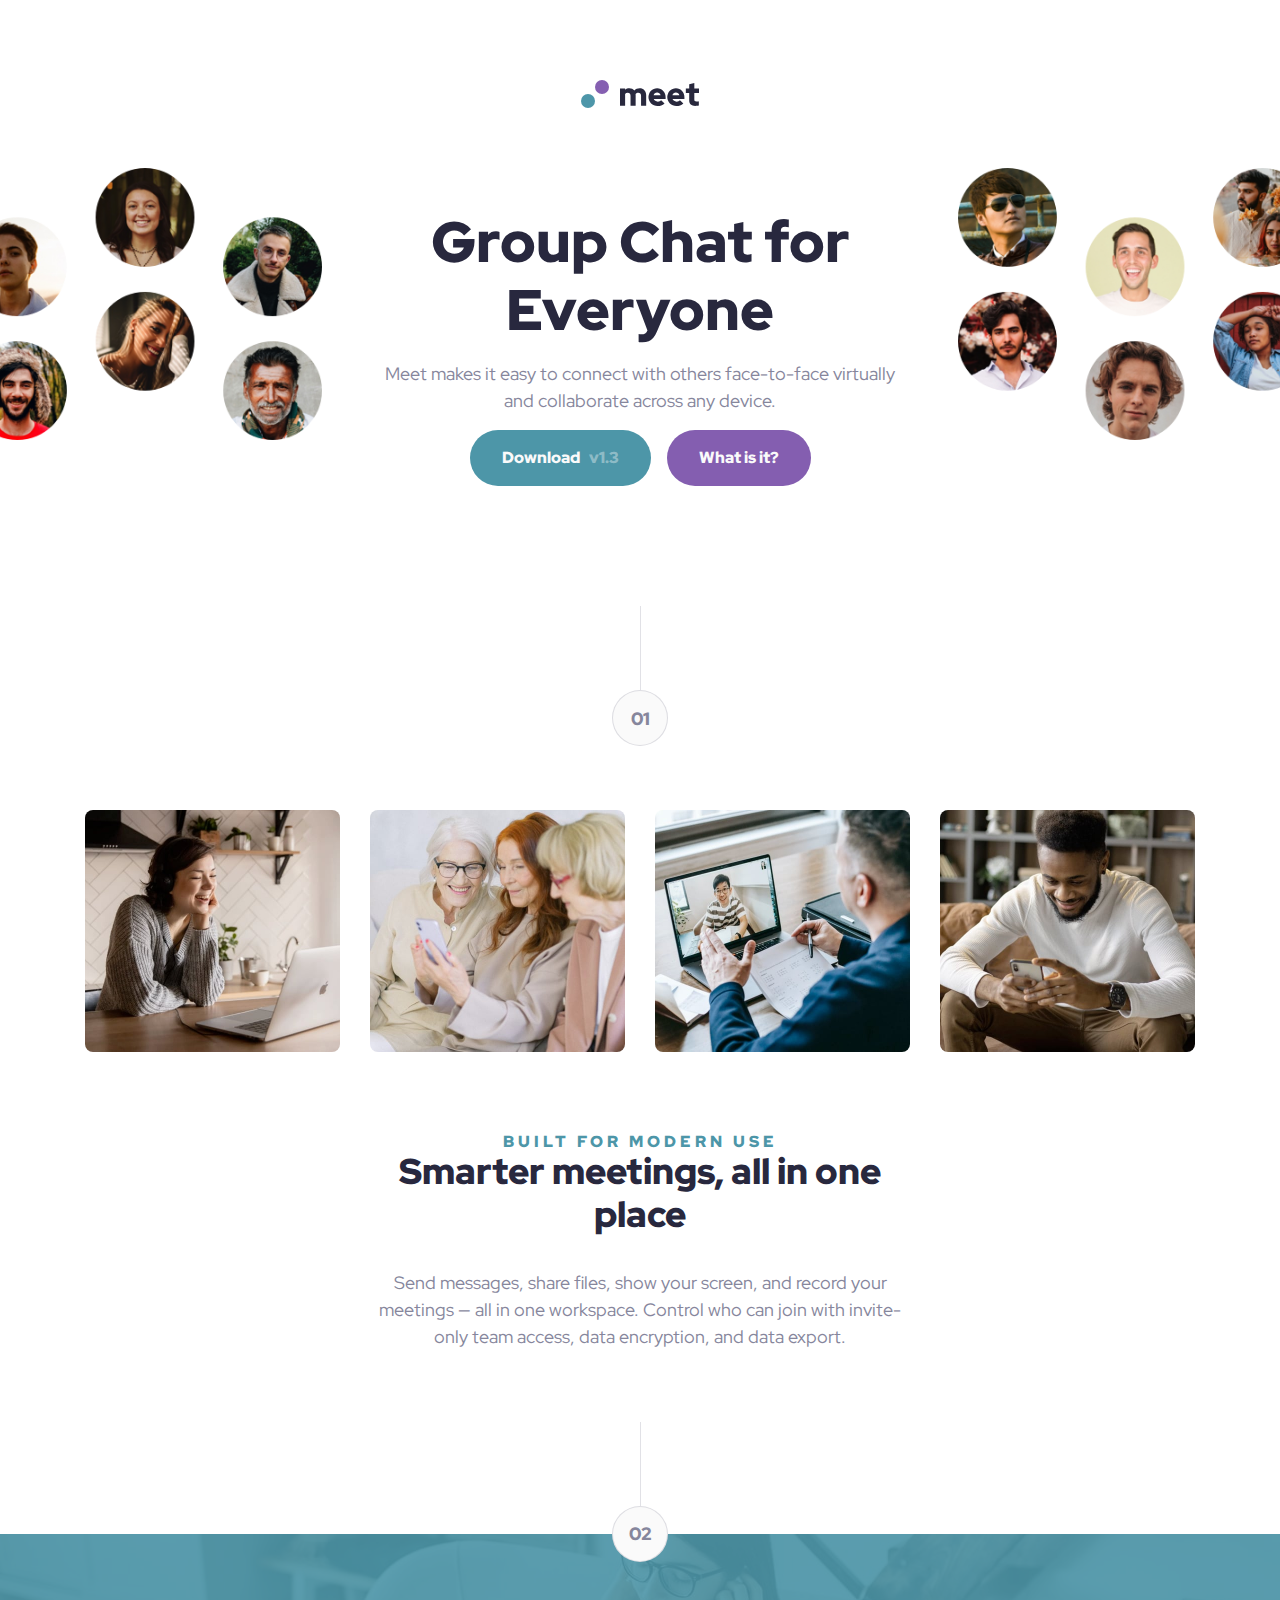
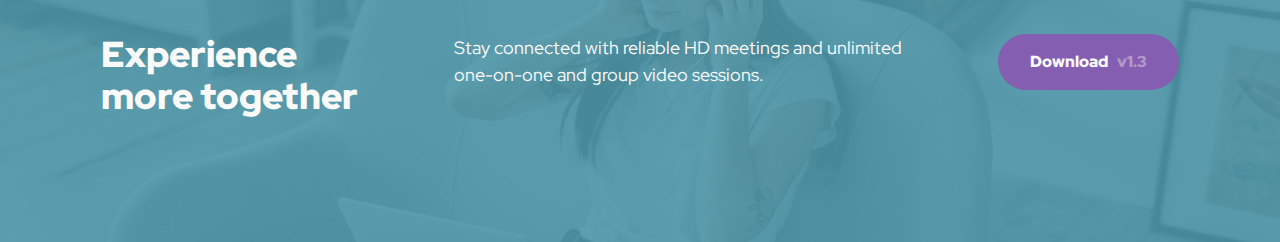
<file: index.html>
<!DOCTYPE html>
<html lang="en">
  <head>
    <meta charset="UTF-8" />
    <meta name="viewport" content="width=device-width, initial-scale=1.0" />

    <link
      rel="icon"
      type="image/png"
      sizes="32x32"
      href="./assets/favicon-32x32.png"
    />
    <link rel="stylesheet" href="styles/main.css" />

    <link rel="preconnect" href="https://fonts.googleapis.com" />
    <link rel="preconnect" href="https://fonts.gstatic.com" crossorigin />
    <link
      href="https://fonts.googleapis.com/css2?family=Red+Hat+Display:ital,wght@0,300..900;1,300..900&display=swap"
      rel="stylesheet"
    />
    <title>Frontend Mentor | Meet landing page</title>
  </head>
  <body>
    <header class="nav-bar">
      <picture class="logo">
        <img src="starter-code/assets/logo.svg" alt="meet logo" />
      </picture>
    </header>
    <section class="hero">
      <article class="left-image">
        <picture>
          <img
            src="starter-code/assets/desktop/image-hero-left.png"
            alt="people avatar pictures"
          />
        </picture>
      </article>
      <article class="offer">
        <h1>Group Chat for Everyone</h1>
        <p class="white-bg">
          Meet makes it easy to connect with others face-to-face virtually and
          collaborate across any device.
        </p>
        <div class="button-group">
          <button class="primary-button">
            Download &nbsp; <span class="version">v1.3</span>
          </button>
          <button class="secondary-button">What is it?</button>
        </div>
      </article>
      <article class="right-image">
        <picture>
          <img
            src="starter-code/assets/desktop/image-hero-right.png"
            alt="people avatar pictures"
          />
        </picture>
      </article>
    </section>

    <section class="number-divider first">
      <div class="vertical-line"></div>
      <p class="number">01</p>
    </section>

    <section class="second-section">
      <article class="image-gallery in-line">
        <picture
          ><img
            src="starter-code/assets/desktop/image-woman-in-videocall.jpg"
            alt="woman in videocall"
        /></picture>
        <picture
          ><img
            src="starter-code/assets/desktop/image-women-videochatting.jpg"
            alt="women videochatting"
        /></picture>
        <picture
          ><img
            src="starter-code/assets/desktop/image-men-in-meeting.jpg"
            alt="men in meeting"
        /></picture>
        <picture
          ><img
            src="starter-code/assets/desktop/image-man-texting.jpg"
            alt="man texting"
        /></picture>
      </article>
      <article class="offer">
        <div class="titles">
          <h6 class="overtitle">Built for modern use</h6>
          <h2 class="section-title">Smarter meetings, all in one place</h2>
        </div>
        <p class="white-bg"></p>
        <p>
          Send messages, share files, show your screen, and record your meetings
          — all in one workspace. Control who can join with invite-only team
          access, data encryption, and data export.
        </p>
      </article>
    </section>

    <section class="number-divider second">
      <div class="vertical-line"></div>
      <p class="number">02</p>
    </section>

    <section class="banner">
      <article class="text-offer">
        <h2 class="on-dark">Experience more together</h2>
        <p class="on-dark">
          Stay connected with reliable HD meetings and unlimited one-on-one and
          group video sessions.
        </p>
        <!-- <div class="button-container"> -->
          <button class="secondary-button">
            Download &nbsp; <span class="version"> v1.3</span>
          </button>
        <!-- </div> -->
      </article>
    </section>
  </body>
</html>
</file>
<file: styles/main.css>
/*
  1. Use a more-intuitive box-sizing model.
*/
*, *::before, *::after {
  box-sizing: border-box;
}

/*
  2. Remove default margin
*/
* {
  margin: 0;
}

/*
  Typographic tweaks!
  3. Add accessible line-height
  4. Improve text rendering
*/
body {
  line-height: 1.5;
  -webkit-font-smoothing: antialiased;
}

/*
  5. Improve media defaults
*/
img, picture, video, canvas, svg {
  display: block;
  max-width: 100%;
}

/*
  6. Remove built-in form typography styles
*/
input, button, textarea, select {
  font: inherit;
}

/*
  7. Avoid text overflows
*/
p, h1, h2, h3, h4, h5, h6 {
  overflow-wrap: break-word;
}

/*
  8. Create a root stacking context
*/
#root, #__next {
  isolation: isolate;
}

body {
  font-family: "Red Hat Display", sans-serif;
  font-size: 18px;
  line-height: 1.5;
  color: hsl(240, 10%, 57%);
}

h1, h2, h3, h4, h5, h6 {
  font-family: "Red Hat Display", sans-serif;
  line-height: 1.2;
  color: hsl(240, 21%, 20%);
  font-weight: 900;
}

h1 {
  font-size: 3.556rem;
}

h2 {
  font-size: 2.223rem;
}

h6 {
  font-size: 1rem;
}

strong {
  font-weight: 900;
}

em {
  font-style: italic;
}

.nav-bar {
  display: flex;
  justify-content: center;
}
.nav-bar picture {
  margin: 80px 0 60px 0;
}

.number-divider {
  display: flex;
  flex-direction: column;
  justify-content: center;
  align-items: center;
  margin-bottom: 64px;
  position: relative;
  z-index: 999999;
}

.vertical-line {
  width: 1px;
  background-color: rgba(134, 134, 156, 0.25);
  height: 84px;
  margin: 0 auto;
}

.number {
  display: flex;
  height: 56px;
  width: 56px;
  font-weight: 900;
  justify-content: center;
  align-items: center;
  border: 1px solid rgba(134, 134, 156, 0.25);
  border-radius: 100px;
  background-color: hsl(0, 0%, 98%);
}

.primary-button {
  border: none;
  padding: 1rem 2rem;
  border-radius: 100px;
  font-weight: 900;
  font-size: 16px;
  color: hsl(0, 0%, 98%);
  white-space: nowrap;
  background-color: hsl(192, 37%, 48%);
}
.primary-button span {
  color: rgba(250, 250, 250, 0.4);
}
.primary-button:hover {
  background-color: rgba(77, 150, 168, 0.7);
  cursor: pointer;
}

.secondary-button {
  border: none;
  padding: 1rem 2rem;
  border-radius: 100px;
  font-weight: 900;
  font-size: 16px;
  color: hsl(0, 0%, 98%);
  white-space: nowrap;
  background-color: hsl(268, 34%, 53%);
}
.secondary-button span {
  color: rgba(250, 250, 250, 0.4);
}
.secondary-button:hover {
  background-color: rgba(132, 94, 176, 0.8);
  cursor: pointer;
}

.button-group {
  display: flex;
  gap: 1rem;
}

.hero {
  display: flex;
  justify-content: space-between;
  align-items: center;
  gap: 3rem;
  margin-bottom: 80px;
  overflow: hidden;
}
.hero h1,
.hero p {
  text-align: center;
}
.hero picture img {
  object-fit: cover;
}
.hero .offer {
  display: flex;
  flex-direction: column;
  align-items: center;
  justify-content: center;
  max-width: 540px;
  gap: 1rem;
  text-align: center;
}
.hero .left-image {
  margin-left: -2rem;
  height: 358px;
}
.hero .right-image {
  margin-right: -2rem;
  height: 358px;
}

.second-section {
  display: flex;
  flex-direction: column;
  justify-content: center;
  align-items: center;
  margin-bottom: 72px;
  padding: auto 1.5rem auto 1.5rem;
}
.second-section .image-gallery {
  display: flex;
  flex-wrap: nowrap;
  align-items: center;
  max-width: 1110px;
  gap: 30px;
  justify-content: center;
  margin-bottom: 80px;
}
.second-section .image-gallery picture {
  flex: auto;
}
.second-section .image-gallery picture img {
  border-radius: 0.5rem;
}
.second-section .offer {
  display: flex;
  flex-direction: column;
  align-items: center;
  justify-content: center;
  max-width: 540px;
  gap: 1rem;
  text-align: center;
}
.second-section .offer .titles {
  gap: 1rem;
}
.second-section .offer .titles h6 {
  color: hsl(192, 37%, 48%);
  letter-spacing: 4px;
  text-transform: uppercase;
}

.banner {
  display: flex;
  height: 308px;
  position: relative;
  width: 100%;
  background-image: url("../starter-code/assets/desktop/image-footer.jpg");
  background-size: cover;
  background-position: center;
  justify-content: center;
  margin-top: -92px;
}
.banner .text-offer {
  padding: 100px 1rem;
  display: flex;
  align-items: flex-start;
  max-width: 1110px;
  gap: 4rem;
  z-index: 99999;
}
.banner .on-dark {
  color: hsl(0, 0%, 98%);
}

.banner::after {
  content: "";
  position: absolute;
  top: 0;
  left: 0;
  width: 100%;
  height: 100%;
  background-color: rgba(77, 150, 168, 0.9);
  pointer-events: none;
}

@media (max-width: 375px) {
  .nav-bar picture {
    margin: 48px 0 54px 0;
  }
  body body {
    font-size: 16px;
  }
  h1 {
    font-size: 2.5rem;
  }
  h2 {
    font-size: 2rem;
  }
  h6 {
    font-size: 1rem;
  }
  .hero {
    display: grid;
    grid-template-columns: repeat(6, 1fr);
    gap: 1rem;
    grid-row-gap: 24px;
  }
  .hero .offer {
    order: 3;
    grid-column-start: 1;
    grid-column-end: 7;
    grid-row-start: 2;
    grid-row-end: 3;
    padding: 0 1rem;
  }
  .hero .left-image {
    height: auto;
    order: 3;
    grid-column-start: 1;
    grid-column-end: 4;
    grid-row-start: 1;
    grid-row-end: 2;
  }
  .hero .left-image picture img {
    width: 100%; /* Make images take the full width of the grid cell */
    height: auto; /* Maintain aspect ratio */
  }
  .hero .right-image {
    height: auto;
    order: 3;
    grid-column-start: 4;
    grid-column-end: 7;
    grid-row-start: 1;
    grid-row-end: 2;
  }
  .hero .right-image picture {
    width: 100%; /* Make images take the full width of the grid cell */
    height: auto; /* Maintain aspect ratio */
  }
  .hero .right-image picture img {
    object-fit: cover;
  }
  .button-group {
    flex-direction: column;
    align-items: center;
  }
  .number-divider {
    margin-bottom: 0;
  }
  .second-section .offer {
    padding: 0 1.5rem;
  }
  .second-section .image-gallery {
    display: flex;
    justify-content: center;
    align-items: center;
    padding: 0 1.5rem;
    flex-wrap: wrap;
    gap: 24px;
    margin: 48px 0 64px 0;
  }
  .second-section .image-gallery picture {
    max-width: 45%;
  }
  .banner {
    height: auto;
    margin-top: -24px;
  }
  .banner .text-offer {
    flex-direction: column;
    align-items: center;
    gap: 2rem;
    margin: 0 1.5rem;
    padding: 92px 0 64px 0;
  }
  .banner .text-offer p,
  .banner .text-offer h2 {
    text-align: center;
  }
}
@media (max-width: 768px) and (min-width: 376px) {
  .nav-bar picture {
    margin: 48px 0 64px 0;
  }
  body {
    font-size: 16px;
  }
  h1 {
    font-size: 3rem;
  }
  h2 {
    font-size: 2.5rem;
  }
  h6 {
    font-size: 1rem;
  }
  .hero {
    display: grid;
    grid-template-columns: repeat(6, 1fr);
    grid-template-rows: auto;
    grid-row-gap: 0px;
  }
  .hero .offer {
    order: 3;
    grid-column-start: 2;
    grid-column-end: 6;
    grid-row-start: 2;
    grid-row-end: 3;
  }
  .hero .left-image {
    order: 3;
    grid-column-start: 1;
    grid-column-end: 4;
    grid-row-start: 1;
    grid-row-end: 2;
  }
  .hero .right-image {
    order: 3;
    grid-column-start: 4;
    grid-column-end: 7;
    grid-row-start: 1;
    grid-row-end: 2;
  }
  .number-divider {
    margin-bottom: 0;
  }
  .second-section .image-gallery {
    gap: 12px;
    margin: 60px 40px 40px 40px;
  }
  .banner {
    height: auto;
    margin-top: -24px;
  }
  .banner .text-offer {
    flex-direction: column;
    align-items: center;
    gap: 2rem;
    margin: 0 5rem;
    padding: 92px 0 64px 0;
  }
  .banner .text-offer p, .banner .text-offer h2 {
    text-align: center;
  }
}/*# sourceMappingURL=main.css.map */
</file>
